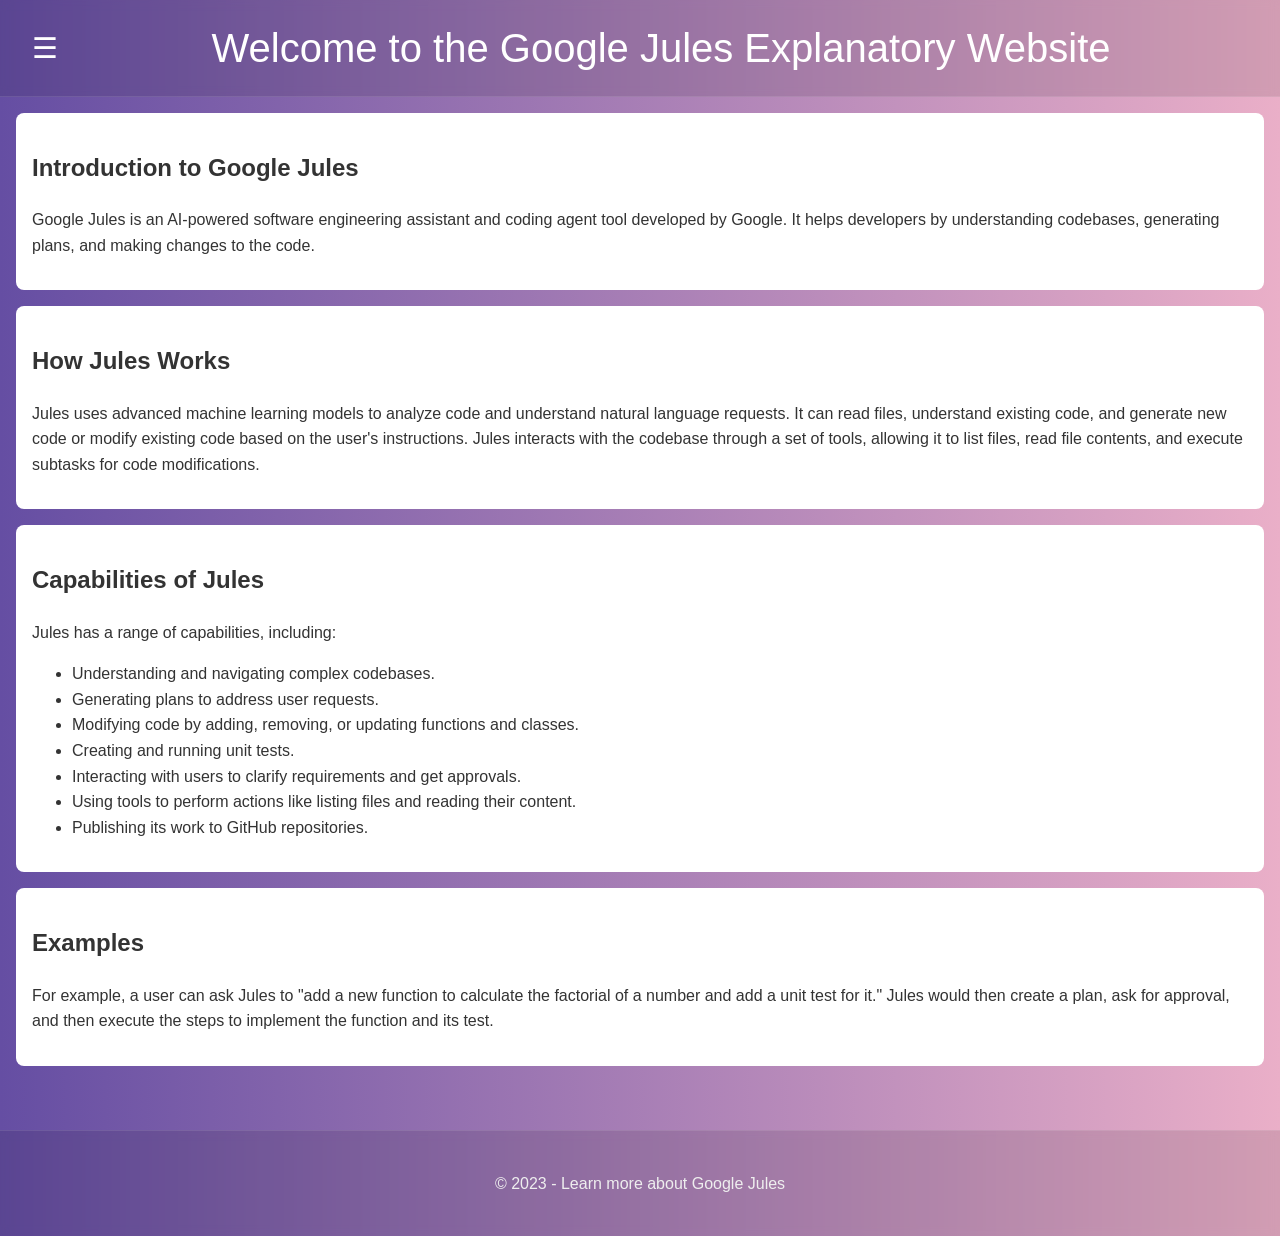
<file: index.html>
<!DOCTYPE html>
<html lang="en">
<head>
    <meta charset="UTF-8">
    <meta name="viewport" content="width=device-width, initial-scale=1.0">
    <title>About Google Jules</title>
    <link rel="stylesheet" href="style.css">
</head>
<body>
    <header><button id="nav-toggle" class="nav-button">☰</button><h1>Welcome to the Google Jules Explanatory Website</h1><div id="nav-menu" class="nav-menu nav-menu-hidden"></div></header>
    <main>
        <section id="introduction">
            <h2>Introduction to Google Jules</h2>
            <p>This section will introduce Google Jules.</p>
        </section>
        <section id="how-it-works">
            <h2>How Jules Works</h2>
            <p>This section will explain the workings of Google Jules.</p>
        </section>
        <section id="capabilities">
            <h2>Capabilities of Jules</h2>
            <p>This section will detail the capabilities of Google Jules.</p>
        </section>
        <section id="examples">
            <h2>Examples</h2>
            <p>This section will provide examples of Jules in action.</p>
        </section>
    </main>
    <footer>
        <p>&copy; 2023 - Learn more about Google Jules</p>
    </footer>
    <script src="script.js"></script>
    <script src="navigation.js" defer></script>
</body>
</html>
</file>
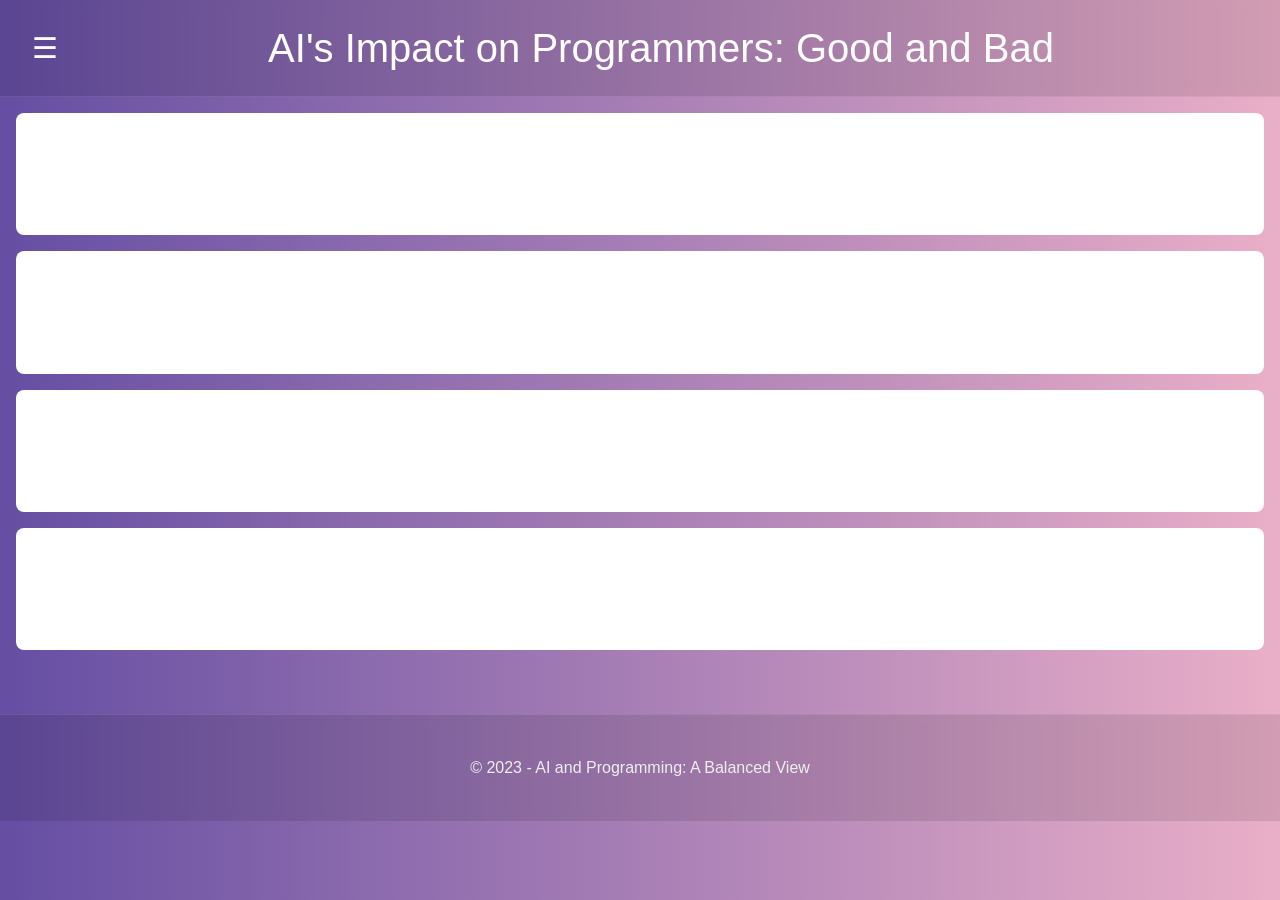
<file: ai-impact-programmers.html>
<!DOCTYPE html>
<html lang="en">
<head>
    <meta charset="UTF-8">
    <meta name="viewport" content="width=device-width, initial-scale=1.0">
    <title>AI's Impact on Programmers: Good and Bad</title>
    <link rel="stylesheet" href="style.css">
</head>
<body>
    <header>
        <!-- Navigation button and menu div will be consistent with other pages -->
        <!-- Actual content (button, h1, menu div) was set by a previous step for other pages -->
        <!-- For a new page, we replicate that structure -->
        <button id="nav-toggle" class="nav-button">☰</button>
        <h1>AI's Impact on Programmers: Good and Bad</h1>
        <div id="nav-menu" class="nav-menu nav-menu-hidden"></div>
    </header>

    <main id="ai-impact-page">
        <section id="ai-impact-intro">
            <h2>Introduction</h2>
            <p><!-- Content to be filled by ai-impact-script.js --></p>
        </section>

        <section id="ai-impact-positive">
            <h2>Positive Impacts (Good)</h2>
            <div class="impact-list-container">
                <!-- Positive impact points will be dynamically generated here -->
            </div>
        </section>

        <section id="ai-impact-negative">
            <h2>Negative Impacts (Bad)</h2>
            <div class="impact-list-container">
                <!-- Negative impact points will be dynamically generated here -->
            </div>
        </section>

        <section id="ai-impact-conclusion">
            <h2>Conclusion</h2>
            <p><!-- Content to be filled by ai-impact-script.js --></p>
        </section>
    </main>

    <footer>
        <p>&copy; 2023 - AI and Programming: A Balanced View</p>
    </footer>

    <!-- Page-specific script for content injection -->
    <script src="ai-impact-script.js" defer></script>
    <!-- Global navigation script -->
    <script src="navigation.js" defer></script>
</body>
</html>
</file>
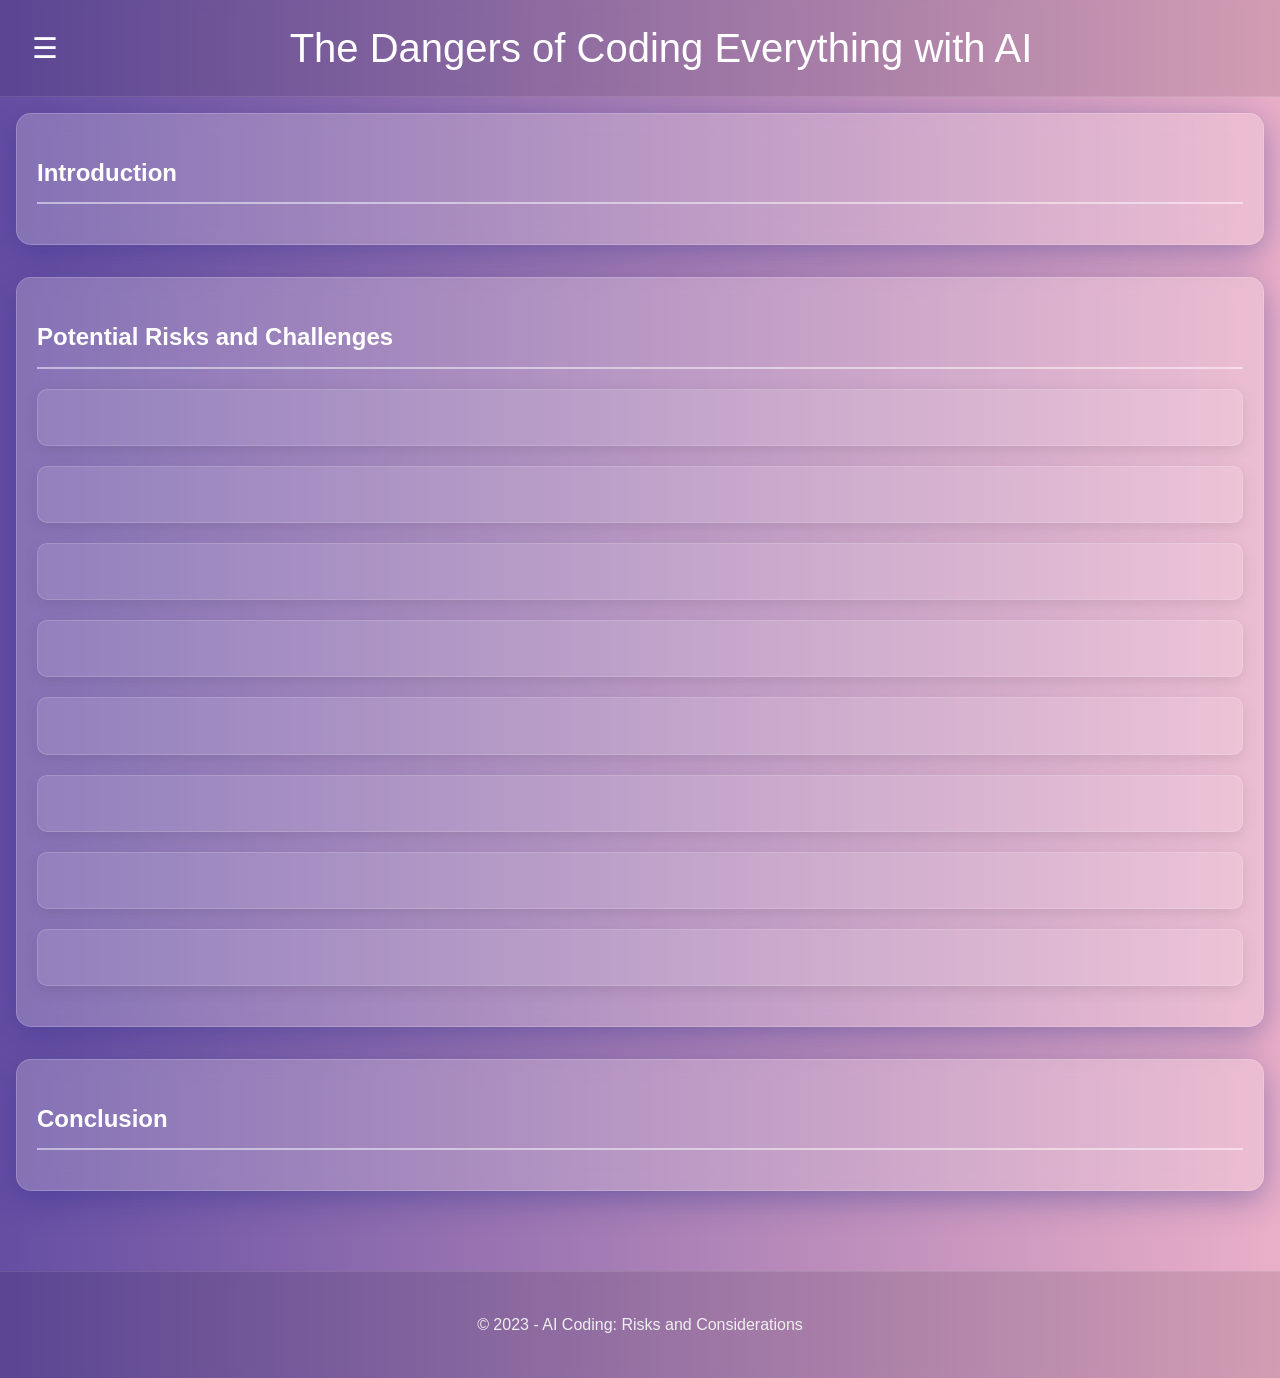
<file: dangers-of-ai-coding.html>
<!DOCTYPE html>
<html lang="en">
<head>
    <meta charset="UTF-8">
    <meta name="viewport" content="width=device-width, initial-scale=1.0">
    <title>The Dangers of Coding Everything with AI</title>
    <link rel="stylesheet" href="style.css">
</head>
<body>
    <header><button id="nav-toggle" class="nav-button">☰</button><h1>The Dangers of Coding Everything with AI</h1><div id="nav-menu" class="nav-menu nav-menu-hidden"></div></header>

    <main id="dangers-page">
        <section id="ai-dangers-intro">
            <h2>Introduction</h2>
            <p><!-- Content to be filled by dangers-script.js --></p>
        </section>

        <section id="ai-dangers-list">
            <h2>Potential Risks and Challenges</h2>
            <!-- Container for the 8 danger points -->
            <div id="danger-point-1" class="danger-item"><h3><!-- Title 1 --></h3><p><!-- Content 1 --></p></div>
            <div id="danger-point-2" class="danger-item"><h3><!-- Title 2 --></h3><p><!-- Content 2 --></p></div>
            <div id="danger-point-3" class="danger-item"><h3><!-- Title 3 --></h3><p><!-- Content 3 --></p></div>
            <div id="danger-point-4" class="danger-item"><h3><!-- Title 4 --></h3><p><!-- Content 4 --></p></div>
            <div id="danger-point-5" class="danger-item"><h3><!-- Title 5 --></h3><p><!-- Content 5 --></p></div>
            <div id="danger-point-6" class="danger-item"><h3><!-- Title 6 --></h3><p><!-- Content 6 --></p></div>
            <div id="danger-point-7" class="danger-item"><h3><!-- Title 7 --></h3><p><!-- Content 7 --></p></div>
            <div id="danger-point-8" class="danger-item"><h3><!-- Title 8 --></h3><p><!-- Content 8 --></p></div>
        </section>

        <section id="ai-dangers-conclusion">
            <h2>Conclusion</h2>
            <p><!-- Content to be filled by dangers-script.js --></p>
        </section>
    </main>

    <footer>
        <p>&copy; 2023 - AI Coding: Risks and Considerations</p>
    </footer>

    <script src="dangers-script.js"></script>
    <script src="navigation.js" defer></script>
</body>
</html>
</file>
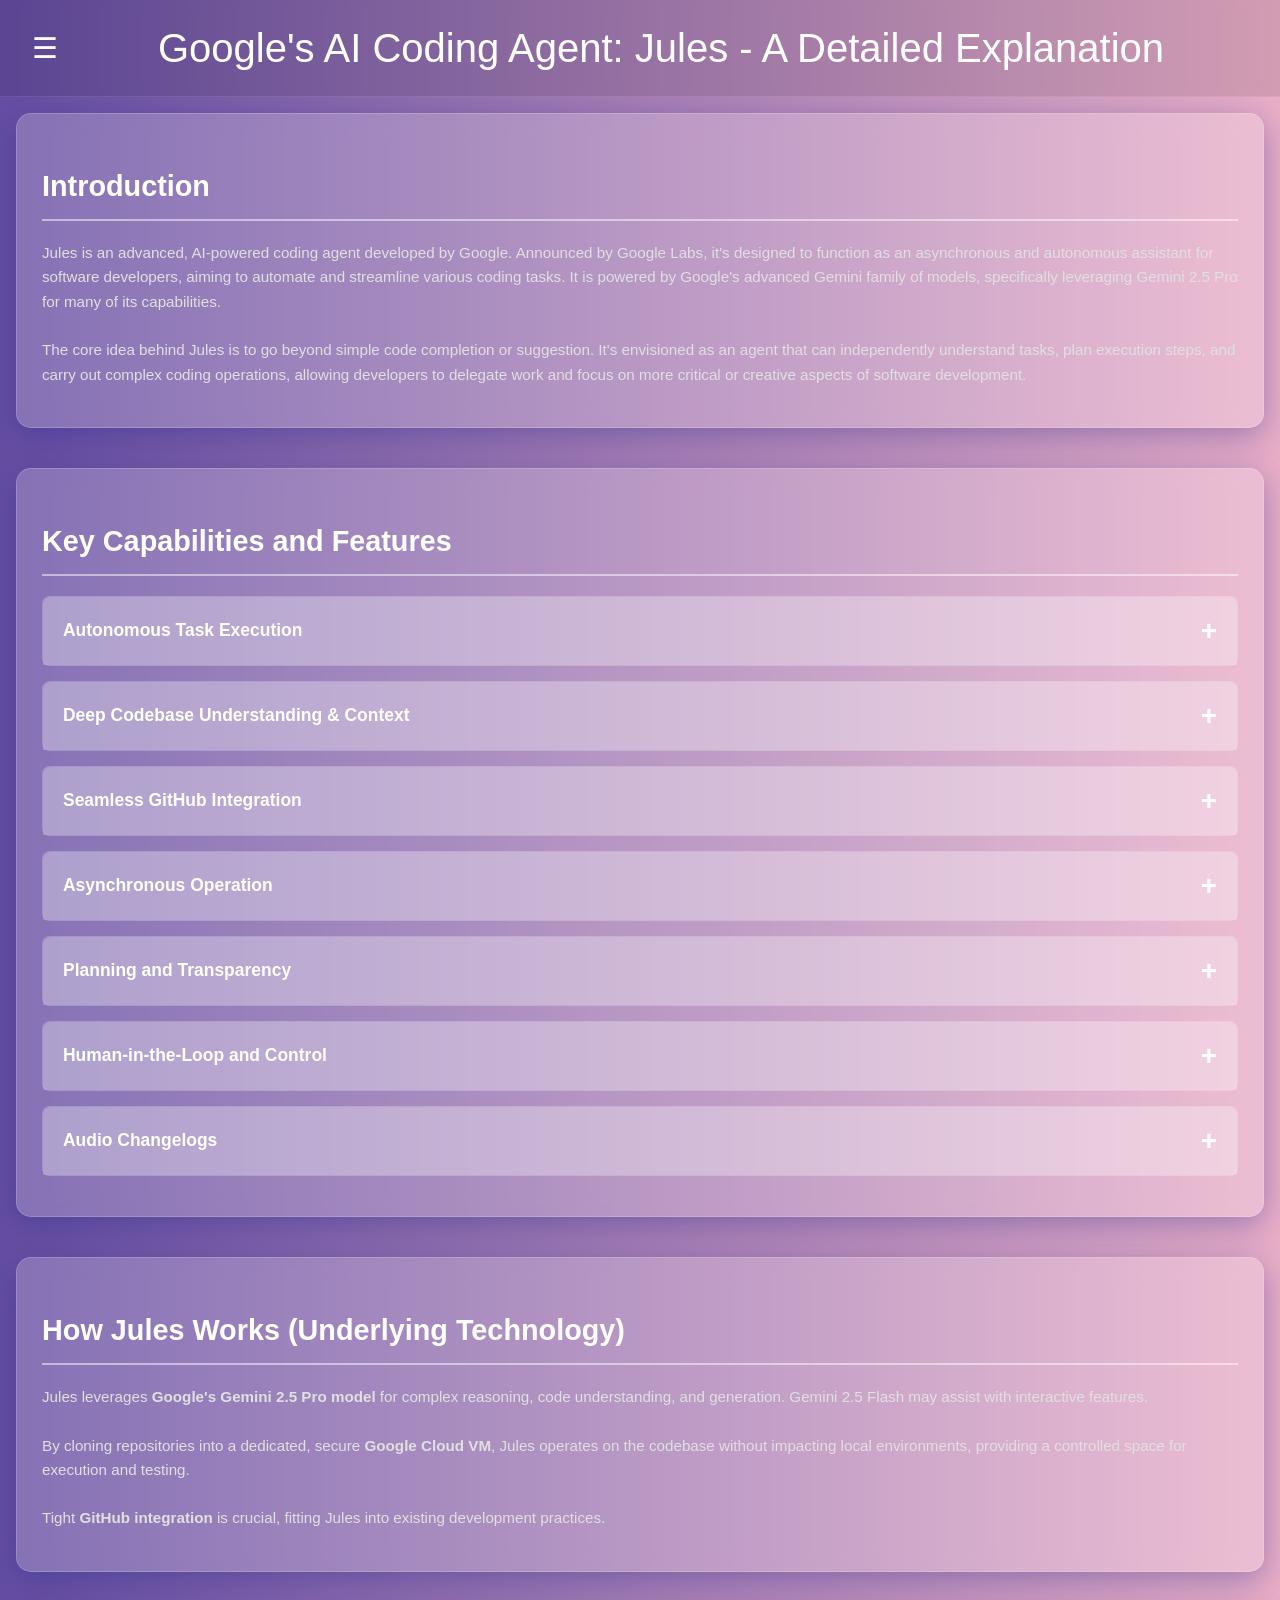
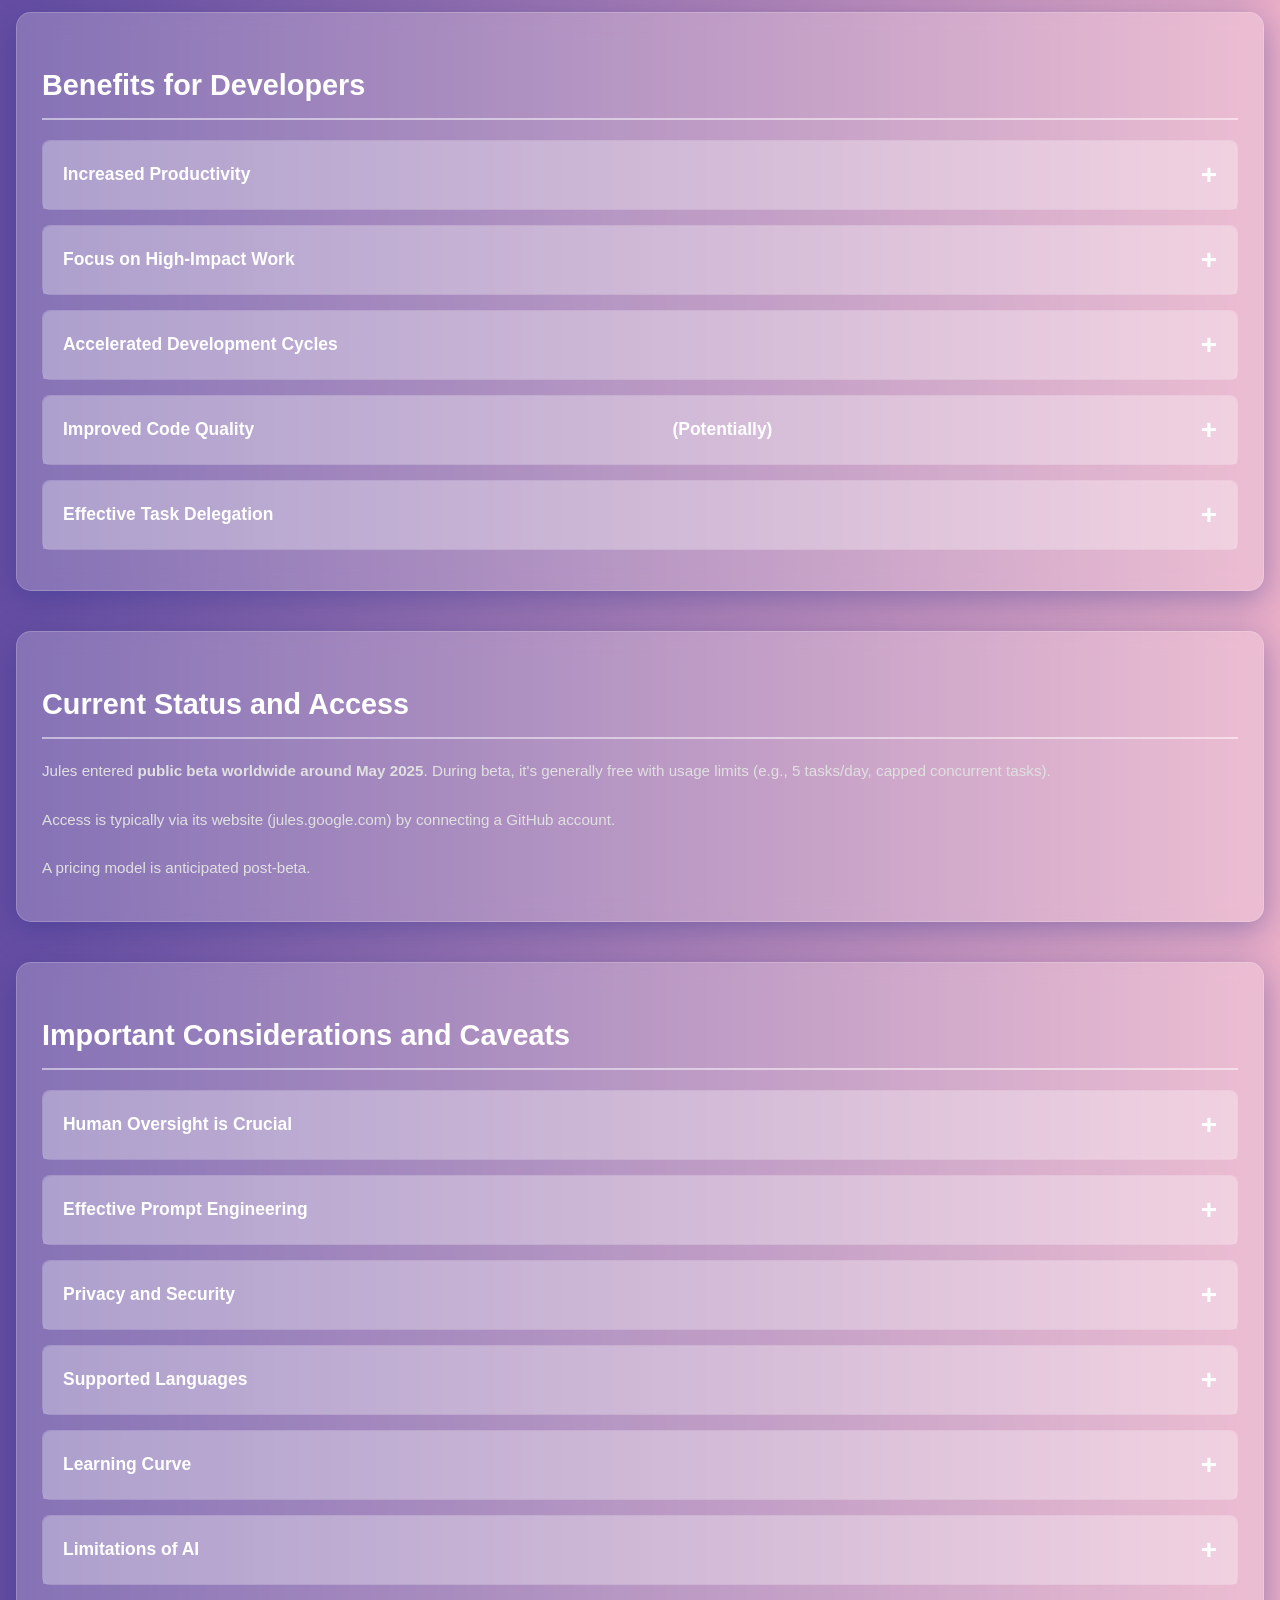
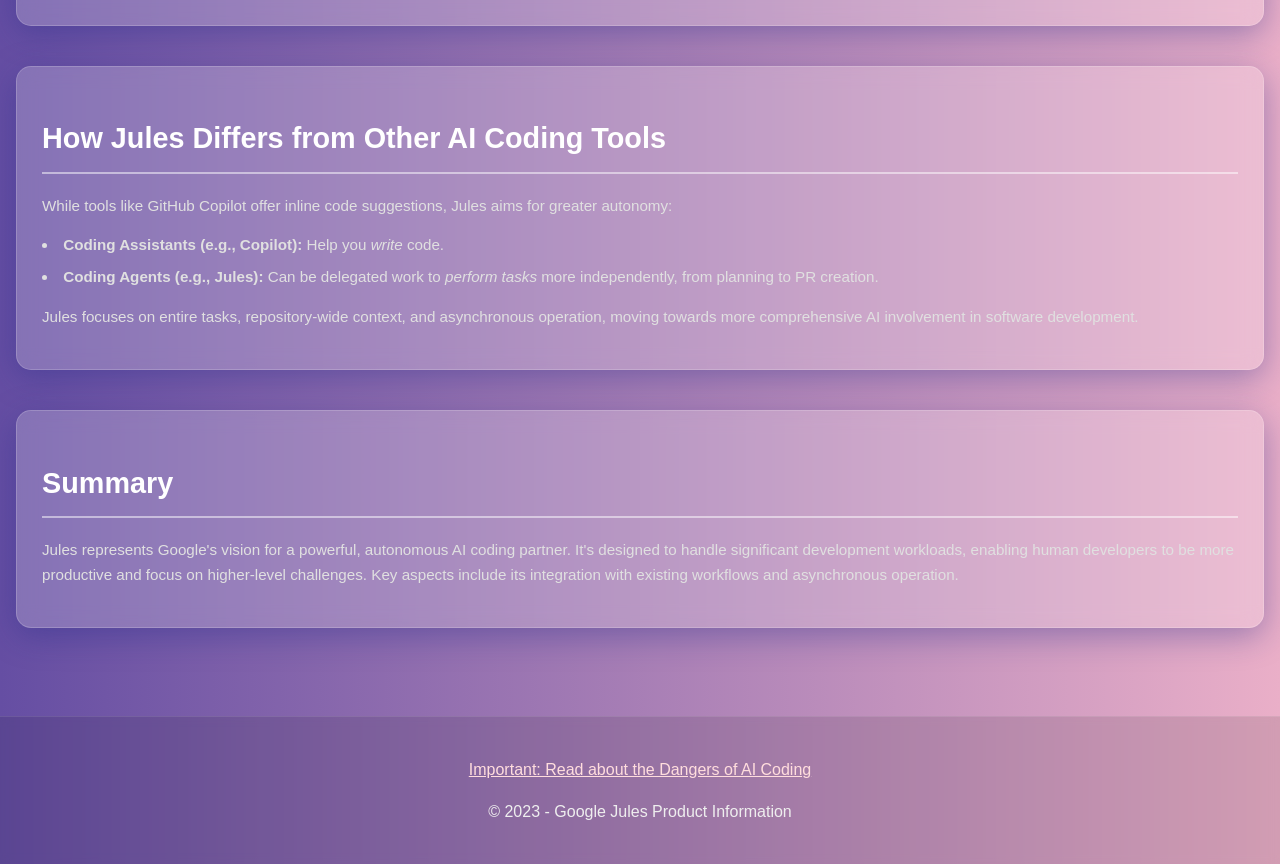
<file: product.html>
<!DOCTYPE html>
<html lang="en">
<head>
    <meta charset="UTF-8">
    <meta name="viewport" content="width=device-width, initial-scale=1.0">
    <title>Google Jules: Product Description</title>
    <link rel="stylesheet" href="style.css">
</head>
<body>
    <header><button id="nav-toggle" class="nav-button">☰</button><h1>Google's AI Coding Agent: Jules - A Detailed Explanation</h1><div id="nav-menu" class="nav-menu nav-menu-hidden"></div></header>

    <main id="product-description-page">
        <section id="jules-introduction">
            <h2>Introduction</h2>
            <p></p> 
            <!-- Content to be filled by product-script.js -->
        </section>

        <section id="jules-capabilities">
            <h2>Key Capabilities and Features</h2>
            <div></div> 
            <!-- Content to be filled by product-script.js (e.g., list or cards) -->
        </section>

        <section id="jules-how-it-works">
            <h2>How Jules Works (Underlying Technology)</h2>
            <p></p> 
            <!-- Content to be filled by product-script.js -->
        </section>

        <section id="jules-benefits">
            <h2>Benefits for Developers</h2>
            <div></div> 
            <!-- Content to be filled by product-script.js -->
        </section>

        <section id="jules-status-access">
            <h2>Current Status and Access</h2>
            <p></p> 
            <!-- Content to be filled by product-script.js -->
        </section>

        <section id="jules-considerations">
            <h2>Important Considerations and Caveats</h2>
            <div></div> 
            <!-- Content to be filled by product-script.js -->
        </section>

        <section id="jules-differentiation">
            <h2>How Jules Differs from Other AI Coding Tools</h2>
            <p></p> 
            <!-- Content to be filled by product-script.js -->
        </section>

        <section id="jules-summary">
            <h2>Summary</h2>
            <p></p> 
            <!-- Content to be filled by product-script.js -->
        </section>
    </main>

    <footer><p style="margin-bottom: 8px;"><a href="dangers-of-ai-coding.html" style="color: #ffdddd; text-decoration: underline;">Important: Read about the Dangers of AI Coding</a></p><p>&copy; 2023 - Google Jules Product Information</p></footer>

    <script src="product-script.js"></script>
    <script src="navigation.js" defer></script>
</body>
</html>
</file>
<file: style.css>
body {
    font-family: 'Arial', sans-serif;
    line-height: 1.6;
    margin: 0;
    padding: 0;
    background-color: #f4f4f4;
    color: #333;
}

header {
    background: #333;
    color: #fff;
    padding: 1rem 0;
    text-align: center;
}

header h1 {
    margin: 0;
}

main {
    padding: 1rem;
    overflow: auto;
}

section {
    background: #fff;
    margin-bottom: 1rem;
    padding: 1rem;
    border-radius: 8px;
}

h2 {
    color: #333;
}

footer {
    text-align: center;
    padding: 1rem 0;
    background: #333;
    color: #fff;
    position: fixed;
    bottom: 0;
    width: 100%;
}

/* Styles for product.html - Glassmorphism and Animations */

/* Add a background to the body for the glass effect to be more apparent */
body.product-page-body { /* We'll need to add this class to body in product.html later or target body if no conflict */
    background: linear-gradient(to right, #74ebd5, #ACB6E5); /* Example gradient */
}

#product-description-page section {
    margin-bottom: 2rem;
    background: rgba(255, 255, 255, 0.2); /* Semi-transparent white background for the glass effect */
    border-radius: 15px;
    padding: 20px;
    box-shadow: 0 8px 32px 0 rgba(31, 38, 135, 0.37); /* Subtle shadow for depth */
    backdrop-filter: blur(10px); /* The actual blur effect */
    -webkit-backdrop-filter: blur(10px); /* For Safari */
    border: 1px solid rgba(255, 255, 255, 0.18); /* Light border to enhance the glass look */
    opacity: 0; /* Start hidden for fade-in animation */
    transform: translateY(20px); /* Start slightly lower for fade-in animation */
    animation: fadeInSection 0.8s ease-out forwards;
}

/* Define a keyframe animation for fade-in */
@keyframes fadeInSection {
    to {
        opacity: 1;
        transform: translateY(0);
    }
}

/* Stagger the animation for sections - can be done with JS for more precision or with :nth-child if structure is fixed */
/* For simplicity, this example applies the same delay. JS would be better for true scroll-based stagger. */
#product-description-page section:nth-child(1) { animation-delay: 0.1s; }
#product-description-page section:nth-child(2) { animation-delay: 0.2s; }
#product-description-page section:nth-child(3) { animation-delay: 0.3s; }
#product-description-page section:nth-child(4) { animation-delay: 0.4s; }
#product-description-page section:nth-child(5) { animation-delay: 0.5s; }
#product-description-page section:nth-child(6) { animation-delay: 0.6s; }
#product-description-page section:nth-child(7) { animation-delay: 0.7s; }
#product-description-page section:nth-child(8) { animation-delay: 0.8s; }


#product-description-page h2 {
    color: #fff; /* Adjust heading color for better contrast on glass */
    border-bottom: 2px solid rgba(255, 255, 255, 0.5);
    padding-bottom: 10px;
    margin-bottom: 15px;
}

#product-description-page p, 
#product-description-page div,
#product-description-page ul,
#product-description-page li {
    color: #eee; /* Adjust text color for readability on glass */
}

#product-description-page ul {
    list-style-position: inside;
    padding-left: 0;
}

#product-description-page li {
    margin-bottom: 0.5rem;
}

/* Simple hover effect for sections */
#product-description-page section:hover {
    background: rgba(255, 255, 255, 0.3); /* Slightly more opaque on hover */
    box-shadow: 0 8px 32px 0 rgba(31, 38, 135, 0.5);
}

/* Ensure the main header and footer from the original style don't clash too much or restyle them if needed */
/* For this example, we assume they are acceptable or would be restyled in a dedicated product-style.css */

/* Add a class to product.html's body tag to scope the gradient background, if we want to avoid affecting index.html's body */
/* The subtask for product.html creation didn't add a class to body, so these styles will apply to body tag globally.
   If index.html also uses style.css, its body background will also change.
   A better approach would be to use a more specific selector for the product page body,
   or use a separate CSS file for product.html.
   For now, let's proceed with this, and can refine if it causes issues for index.html.
*/

body { /* This will apply the gradient to index.html as well. */
    background: linear-gradient(to right, #654ea3, #eaafc8); /* New example gradient for body */
    font-family: 'Segoe UI', Tahoma, Geneva, Verdana, sans-serif; /* More modern font */
}

/* Overriding some general styles for better consistency on the product page */
header {
    background: rgba(0, 0, 0, 0.1); /* Make header slightly transparent */
    backdrop-filter: blur(5px);
    -webkit-backdrop-filter: blur(5px);
    border-bottom: 1px solid rgba(255, 255, 255, 0.1);
    color: #fff;
    padding: 1.5rem 0;
}

header h1 {
    font-size: 2.5rem;
    font-weight: 300;
}

header nav a {
    color: #fff;
    text-decoration: none;
    margin: 0 15px;
    font-size: 1.1rem;
    transition: color 0.3s ease;
}

header nav a:hover {
    color: #ddd;
}

footer {
    background: rgba(0, 0, 0, 0.1); /* Make footer slightly transparent */
    backdrop-filter: blur(5px);
    -webkit-backdrop-filter: blur(5px);
    border-top: 1px solid rgba(255, 255, 255, 0.1);
    color: #eee;
    padding: 1.5rem 0;
    position: relative; /* Changed from fixed to allow scrolling */
    margin-top: 2rem;
}

/* Accordion Styles */
.accordion-item {
    background: rgba(255, 255, 255, 0.1); /* Slightly different background for item */
    margin-bottom: 10px;
    border-radius: 8px;
    border: 1px solid rgba(255, 255, 255, 0.1);
}

.accordion-title {
    background: rgba(255, 255, 255, 0.2);
    color: #fff;
    cursor: pointer;
    padding: 15px;
    width: 100%;
    text-align: left;
    border: none;
    border-radius: 8px 8px 0 0; /* Rounded top corners */
    outline: none;
    font-size: 1.1em;
    font-weight: bold;
    transition: background-color 0.3s ease;
    display: flex;
    justify-content: space-between;
    align-items: center;
}

.accordion-title:hover, .accordion-title.active {
    background-color: rgba(255, 255, 255, 0.3);
}

.accordion-title::after {
    content: '+'; /* Plus sign for collapsed state */
    font-size: 1.5em;
    color: #fff;
    transition: transform 0.3s ease;
}

.accordion-title.active::after {
    content: '−'; /* Minus sign for expanded state */
}

.accordion-content {
    padding: 0 15px; /* Initial padding, will be set to 0 when hidden */
    background-color: rgba(255, 255, 255, 0.05);
    max-height: 0;
    overflow: hidden;
    transition: max-height 0.3s ease-out, padding 0.3s ease-out;
    border-radius: 0 0 8px 8px; /* Rounded bottom corners */
}

.accordion-content p, .accordion-content ul {
    margin-top: 10px;
    margin-bottom: 10px;
    color: #eee; /* Ensure text color is readable */
}

/* CSS Adjustments for Visual Hierarchy and Spacing (Accordions Update) */

#product-description-page section {
    padding: 25px; /* Slightly increase padding for main sections */
    margin-bottom: 2.5rem; /* Increase bottom margin for better separation */
}

.accordion-item {
    margin-bottom: 15px; /* Increase space between accordion items */
    background: rgba(255, 255, 255, 0.15); /* Slightly enhance item background visibility */
}

.accordion-title {
    padding: 18px 20px; /* Increase padding for accordion titles for a larger click target */
    font-size: 1.15em; /* Slightly larger font for titles */
}

.accordion-title strong { /* Ensure strong tags in title are appropriately styled if needed */
    font-weight: 600; /* Default is bold, but can be more specific */
}

.accordion-title::after {
    font-size: 1.6em; /* Make +/- indicator slightly larger */
    margin-left: 10px; /* Add some space to the indicator */
}

.accordion-content {
    /* Padding is now handled by JS during expand/collapse for smoother animation */
    /* Ensure text within content is well-spaced */
    line-height: 1.7; /* Improve readability of text within accordion content */
}

.accordion-content ul {
    padding-left: 20px; /* Indent lists within accordion content */
    margin-top: 10px;
    margin-bottom: 10px;
}

.accordion-content li {
    margin-bottom: 0.6rem; /* Adjust spacing for list items */
}

.accordion-content p {
    margin-top: 0;
    margin-bottom: 1rem; /* Ensure paragraphs have good spacing */
}

/* General text refinement in product page for better readability */
#product-description-page p,
#product-description-page div, /* This might be too broad, but targets general text containers */
#product-description-page ul,
#product-description-page li {
    font-size: 0.95rem; /* Slightly smaller base font for content if it was too large */
    color: #e0e0e0; /* Ensure text color is light enough but readable */
}

#product-description-page h2 {
    font-size: 1.8em; /* Adjust main section heading size if needed */
    margin-bottom: 20px; /* Space below section titles */
}

/* Ensure the glassmorphism still looks good */
/* No direct changes to backdrop-filter or core glass properties unless issues are found */
/* The current accordion-item background is slightly more opaque which should be fine */

/* CSS for Dangers of AI Coding Page */

#dangers-page {
    /* Main container for the dangers page, can inherit general main styles */
    /* or add specific padding if needed */
}

#dangers-page section {
    margin-bottom: 2rem; /* Copied from #product-description-page section */
    background: rgba(255, 255, 255, 0.2); /* Copied */
    border-radius: 15px; /* Copied */
    padding: 20px; /* Copied */
    box-shadow: 0 8px 32px 0 rgba(31, 38, 135, 0.37); /* Copied */
    backdrop-filter: blur(10px); /* Copied */
    -webkit-backdrop-filter: blur(10px); /* Copied */
    border: 1px solid rgba(255, 255, 255, 0.18); /* Copied */
    opacity: 1; /* Ensure visibility */
    transform: none; /* Ensure no transform */
    /* If animations are desired later, they can be added here */
}

#dangers-page h2 {
    /* Section titles, should inherit general h2 styling.
       Ensure color and bottom-border are consistent. */
    color: #fff; /* As per product page */
    border-bottom: 2px solid rgba(255, 255, 255, 0.5); /* As per product page */
    padding-bottom: 10px;
    margin-bottom: 20px;
}

#ai-dangers-list .danger-item {
    background: rgba(255, 255, 255, 0.1); /* Slightly more distinct background than accordion items */
    border-radius: 10px;
    padding: 20px;
    margin-bottom: 20px; /* Space between each danger item */
    border: 1px solid rgba(255, 255, 255, 0.15);
    box-shadow: 0 4px 15px rgba(0, 0, 0, 0.1); /* Softer shadow than main sections */
    transition: transform 0.3s ease, box-shadow 0.3s ease;
}

#ai-dangers-list .danger-item:hover {
    transform: translateY(-5px);
    box-shadow: 0 6px 20px rgba(0, 0, 0, 0.15);
}

#ai-dangers-list .danger-item h3 {
    font-size: 1.3em;
    color: #f0f0f0; /* Lighter color for sub-heading */
    margin-top: 0;
    margin-bottom: 10px;
    font-weight: 600;
}

#ai-dangers-list .danger-item p {
    font-size: 0.95rem; /* Consistent with product page content */
    line-height: 1.7;
    color: #dcdcdc; /* Slightly different shade for content if needed */
    margin-bottom: 0; /* Remove bottom margin if it's the last element */
}

/* Ensure general text and paragraph styling within sections is consistent */
#dangers-page #ai-dangers-intro p,
#dangers-page #ai-dangers-conclusion p {
    font-size: 1rem; /* Main intro/conclusion text slightly larger */
    line-height: 1.7;
    color: #eee;
}

/* Navigation Menu Styles */

/* Adjusting header for flex layout with nav button */
header {
    display: flex;
    justify-content: space-between;
    align-items: center;
    padding: 1rem 1.5rem; /* Adjusted padding */
    position: relative; /* For positioning nav-menu */
    /* text-align: center; */ /* Overridden by flex */
}

header h1 {
    margin: 0; /* Ensure h1 margin doesn't interfere */
    flex-grow: 1; /* Allow h1 to take space */
    text-align: center; /* Center the h1 text within its flex item space */
    /* Potentially add margin to h1 if button and title are too close or too far */
    /* margin-left: -[button_width_plus_padding]; to re-center if button takes space */
}

.nav-button {
    font-size: 1.8em; /* Larger hamburger icon */
    color: #fff;
    background: transparent;
    border: none;
    cursor: pointer;
    padding: 0.5rem;
    order: -1; /* Place button before h1 in visual order if needed, or adjust HTML structure */
    /* If HTML is button, h1, then button needs no order override if h1 is flex-grow 1 */
    /* The subtask put button first, then h1, so this order is fine. */
    z-index: 1100; /* Ensure button is above menu if menu is full width */
}

.nav-menu {
    list-style: none;
    padding: 0;
    margin: 0;
    position: absolute;
    top: 100%; /* Position below the header */
    right: 0; /* Align to the right of the header */
    width: 250px; /* Or min-width, or adjust as needed */
    background: rgba(50, 50, 50, 0.7); /* Darker glassmorphic background */
    backdrop-filter: blur(15px);
    -webkit-backdrop-filter: blur(15px);
    border-radius: 0 0 8px 8px; /* Rounded bottom corners */
    box-shadow: 0 8px 20px rgba(0, 0, 0, 0.3);
    border: 1px solid rgba(255, 255, 255, 0.1);
    border-top: none; /* No top border as it connects to header */
    z-index: 1000; /* Ensure menu is above page content */

    /* Initial state for fade-in */
    opacity: 0;
    visibility: hidden;
    transform: translateY(-10px); /* Slight upward movement for fade-in */
    transition: opacity 0.3s ease-out, visibility 0s linear 0.3s, transform 0.3s ease-out;
}

.nav-menu.nav-menu-visible {
    opacity: 1;
    visibility: visible;
    transform: translateY(0);
    transition: opacity 0.3s ease-out, visibility 0s linear 0s, transform 0.3s ease-out;
}

.nav-menu a {
    display: block;
    padding: 12px 20px;
    color: #f0f0f0;
    text-decoration: none;
    font-size: 1.1em;
    border-bottom: 1px solid rgba(255, 255, 255, 0.05);
    transition: background-color 0.2s ease, color 0.2s ease;
}

.nav-menu a:last-child {
    border-bottom: none;
}

.nav-menu a:hover {
    background-color: rgba(255, 255, 255, 0.1);
    color: #fff;
}

/* CSS for AI Impact on Programmers Page */

#ai-impact-page section {
    /* General glassmorphism styles will be inherited from #dangers-page section if applicable,
       or from #product-description-page section if selectors were more generic.
       Let's assume #dangers-page section styles are the most recent generic glassmorphism for sections.
       If not, we might need to duplicate or create a common class.
       For now, let's assume the styles applied to '#dangers-page section'
       (background, border-radius, padding, box-shadow, backdrop-filter, opacity, transform)
       are desired here too. If they are not generic enough (i.e. not just 'section'),
       we'll need to explicitly copy them or use a common class.

       The current rule for '#dangers-page section' will apply the glass effect.
       We just need to ensure the main page ID doesn't conflict.
       The sections on this page are: #ai-impact-intro, #ai-impact-positive, #ai-impact-negative, #ai-impact-conclusion.
       These will inherit from the `#dangers-page section` rule as they are `section` tags.
       This should be fine.
    */
}

#ai-impact-page h2 {
    /* Section titles, should be consistent with other pages */
    color: #fff;
    border-bottom: 2px solid rgba(255, 255, 255, 0.5);
    padding-bottom: 10px;
    margin-bottom: 20px;
}

#ai-impact-page .impact-list-container .impact-item {
    margin-bottom: 25px; /* Space between each main impact point */
    padding: 15px;
    background: rgba(0, 0, 0, 0.05); /* Subtle background for each item within the section */
    border-radius: 8px;
}

#ai-impact-page .impact-list-container .impact-item h3 {
    font-size: 1.25em;
    color: #e8e8e8; /* Slightly brighter for these subheadings */
    margin-top: 0;
    margin-bottom: 10px;
    font-weight: 600;
}

#ai-impact-page .impact-list-container .impact-item ul {
    list-style-type: disc; /* Standard bullets */
    padding-left: 25px; /* Indent bullet points */
    margin: 0;
}

#ai-impact-page .impact-list-container .impact-item li {
    font-size: 0.95rem;
    line-height: 1.7;
    color: #dcdcdc;
    margin-bottom: 8px; /* Space between bullet points */
}

/* Styling for intro and conclusion paragraphs */
#ai-impact-page #ai-impact-intro p,
#ai-impact-page #ai-impact-conclusion p {
    font-size: 1rem;
    line-height: 1.7;
    color: #eee;
}

/* Optional: Add a little visual distinction for positive/negative sections if desired
   This can be done with ::before pseudo-elements on the h2 or background tints.
   For now, relying on titles. Example:
#ai-impact-positive h2::before {
    content: '👍 ';
}
#ai-impact-negative h2::before {
    content: '👎 ';
}
*/
</file>
